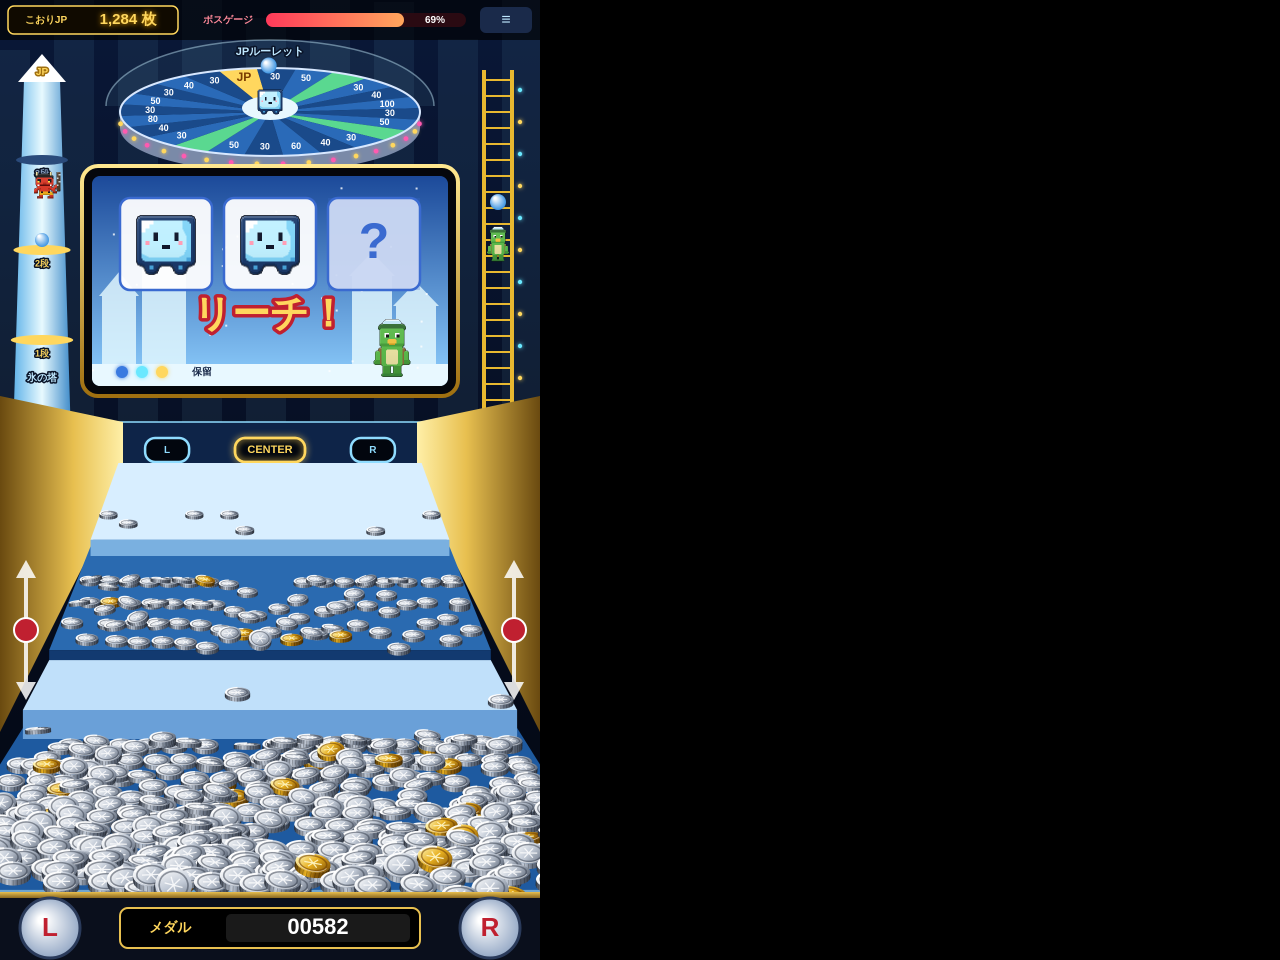
<file: tools/coin-lab.html>
<!doctype html>
<html lang="ja">
<head>
<meta charset="utf-8">
<title>メダルの 物理 (2.5D) の 試作</title>
<style>html,body{margin:0;background:#000}canvas{display:block}</style>
</head>
<body>
<canvas id="c"></canvas>
<script src="../js/coin25d.js"></script>
<script src="../js/art-legacy.js"></script>
<script src="../js/art-boss.js"></script>
<script src="../js/art-new.js"></script>
<script src="../js/pixel-hd.js"></script>
<script src="../js/art.js"></script>
<script>
// 画面イメージ案 (見るだけ)。席に すわった 目線で 見た 大型メダルゲーム。
// 物理は 今の 真上 2D の まま、描く ときだけ 台形 (遠近) に うつす つもりの 絵。
const W = 540, H = 960, DPR = 2;
const SCENE = new URLSearchParams(location.search).get('scene') || 'normal'; // normal / crane
const cv = document.getElementById('c');
cv.width = W * DPR; cv.height = H * DPR; cv.style.width = W + 'px'; cv.style.height = H + 'px';
const g = cv.getContext('2d'); g.scale(DPR, DPR);
const FONT = '"Noto Sans CJK JP", sans-serif';
let seed = 7; const rnd = () => (seed = (seed * 16807) % 2147483647) / 2147483647;
function rr(x, y, w, h, r) { g.beginPath(); g.moveTo(x + r, y); g.arcTo(x + w, y, x + w, y + h, r); g.arcTo(x + w, y + h, x, y + h, r); g.arcTo(x, y + h, x, y, r); g.arcTo(x, y, x + w, y, r); g.closePath(); }
function txt(s, x, y, size, color, opt = {}) {
    g.font = `${opt.bold ? 900 : 700} ${size}px ${FONT}`; g.textAlign = opt.align || 'center'; g.textBaseline = 'middle';
    if (opt.stroke) { g.lineWidth = opt.sw || 4; g.strokeStyle = opt.stroke; g.lineJoin = 'round'; g.strokeText(s, x, y); }
    if (opt.glow) { g.shadowColor = opt.glow; g.shadowBlur = opt.blur || 12; }
    g.fillStyle = color; g.fillText(s, x, y); g.shadowBlur = 0;
}
function led(x, y, r, c, on) { g.fillStyle = on ? c : 'rgba(255,255,255,0.08)'; if (on) { g.shadowColor = c; g.shadowBlur = 8; } g.beginPath(); g.arc(x, y, r, 0, 7); g.fill(); g.shadowBlur = 0; }

// ---------- 遠近 (プッシャー台) ----------
const CX = 270, YB = 486, YF = 892, WF = 700;
const sc = t => 0.42 + 0.58 * t;                       // 奥 → 手前の 大きさ (ひくい 目線で 強めの 遠近)
const py = t => YB + (YF - YB) * (t * 1.7) / (1 + 0.7 * t);
const px = (u, t) => CX + (u - 0.5) * WF * sc(t);
function quad(u0, u1, t0, t1, lift = 0) { g.beginPath(); g.moveTo(px(u0, t0), py(t0) - lift); g.lineTo(px(u1, t0), py(t0) - lift); g.lineTo(px(u1, t1), py(t1) - lift); g.lineTo(px(u0, t1), py(t1) - lift); g.closePath(); }

// メダル (遠近で つぶれた 円・ふち・刻印・厚み)
function medal(x, y, r, squash, gold, tilt = 0) {
    g.save(); g.translate(x, y); g.rotate(tilt);
    const ry = r * squash, th = Math.max(1.5, r * 0.28 * (1 - squash) + 1.5);
    const dark = gold ? '#8a5a10' : '#56606e', mid = gold ? '#e0a820' : '#aab4c2', hi = gold ? '#fff0a0' : '#ffffff';
    // 厚み
    g.fillStyle = dark; g.beginPath(); g.ellipse(0, th, r, ry, 0, 0, 7); g.fill(); g.fillRect(-r, 0, r * 2, th);
    // 面
    const gr = g.createLinearGradient(-r, -ry, r, ry); gr.addColorStop(0, hi); gr.addColorStop(0.45, mid); gr.addColorStop(1, dark);
    g.fillStyle = gr; g.beginPath(); g.ellipse(0, 0, r, ry, 0, 0, 7); g.fill();
    // ふちの 段
    g.strokeStyle = gold ? 'rgba(120,70,0,0.7)' : 'rgba(60,70,85,0.7)'; g.lineWidth = Math.max(0.8, r * 0.1);
    g.beginPath(); g.ellipse(0, 0, r * 0.74, ry * 0.74, 0, 0, 7); g.stroke();
    // 刻印 (雪の 結晶)
    if (r > 5) {
        g.strokeStyle = gold ? 'rgba(255,250,210,0.85)' : 'rgba(255,255,255,0.8)'; g.lineWidth = Math.max(0.7, r * 0.08);
        g.beginPath(); for (let k = 0; k < 3; k++) { const a = k * Math.PI / 3; g.moveTo(-Math.cos(a) * r * 0.48, -Math.sin(a) * ry * 0.48); g.lineTo(Math.cos(a) * r * 0.48, Math.sin(a) * ry * 0.48); } g.stroke();
    }
    // つや
    g.strokeStyle = 'rgba(255,255,255,0.75)'; g.lineWidth = Math.max(0.8, r * 0.12);
    g.beginPath(); g.ellipse(0, 0, r * 0.9, ry * 0.9, 0, Math.PI * 1.05, Math.PI * 1.55); g.stroke();
    g.restore();
}


// ---------- たて画面 ----------
function back() {
    const gr = g.createLinearGradient(0, 0, 0, H); gr.addColorStop(0, '#0a1838'); gr.addColorStop(1, '#03060e');
    g.fillStyle = gr; g.fillRect(0, 0, W, H);
    // 城の 中の 氷の かべ
    g.fillStyle = 'rgba(143,220,255,0.07)';
    for (let i = 0; i < 9; i++) { const x = i * 64 - 10, hh = 120 + (i * 53) % 90; g.fillRect(x, 170 - hh, 40, hh + 260); }
}
// 上の じょうたい
function status() {
    g.fillStyle = 'rgba(0,0,0,0.65)'; g.fillRect(0, 0, W, 40);
    g.fillStyle = '#100a00'; rr(8, 6, 170, 28, 6); g.fill(); g.strokeStyle = '#ffd75e'; g.lineWidth = 1.5; rr(8, 6, 170, 28, 6); g.stroke();
    txt('こおりJP', 46, 20, 10, '#ffd75e', { bold: 1 }); txt('1,284 枚', 128, 20, 15, '#ffd75e', { bold: 1, glow: '#ffb000' });
    txt('ボスゲージ', 228, 20, 10, '#ff8a9a', { bold: 1 });
    g.fillStyle = '#2a0a12'; rr(266, 13, 200, 14, 7); g.fill();
    const bg = g.createLinearGradient(266, 0, 466, 0); bg.addColorStop(0, '#ff3a5a'); bg.addColorStop(1, '#ffd75e');
    g.fillStyle = bg; rr(266, 13, 138, 14, 7); g.fill();
    txt('69%', 435, 20, 10, '#ffffff', { bold: 1 });
    g.fillStyle = '#1a2a4a'; rr(480, 7, 52, 26, 6); g.fill(); txt('≡', 506, 20, 16, '#bfe8ff', { bold: 1 });
}
// JP ルーレット (いちばん 上)
function roulette() {
    const cx = 270, cy = 112, rx = 150, ry = 44, th = 16;
    const pockets = ['JP', 30, 50, 'A', 30, 40, 100, 30, 50, 'A', 30, 40, 60, 30, 50, 'A', 30, 40, 80, 30, 50, 30, 40, 30];
    g.fillStyle = 'rgba(143,220,255,0.08)'; g.beginPath(); g.ellipse(cx, cy - 6, rx + 14, 66, 0, Math.PI, 0); g.fill();
    g.strokeStyle = 'rgba(200,240,255,0.45)'; g.lineWidth = 1.5; g.beginPath(); g.ellipse(cx, cy - 6, rx + 14, 66, 0, Math.PI, 0); g.stroke();
    g.fillStyle = '#7a8aa8'; g.beginPath(); g.ellipse(cx, cy + th, rx, ry, 0, 0, Math.PI); g.lineTo(cx - rx, cy); g.ellipse(cx, cy, rx, ry, 0, Math.PI, 0, true); g.closePath(); g.fill();
    for (let i = 0; i < 18; i++) { const a = Math.PI * (i + 0.5) / 18; led(cx + Math.cos(a) * rx, cy + Math.sin(a) * ry + th / 2, 2.4, i % 2 ? '#ffd75e' : '#ff5ab0', true); }
    const off = -Math.PI / 2 - 0.35;
    pockets.forEach((p, i) => {
        const a0 = off + i * Math.PI * 2 / 24, a1 = a0 + Math.PI * 2 / 24;
        g.fillStyle = p === 'JP' ? '#ffd75e' : p === 'A' ? '#5ad890' : i % 2 ? '#1a4a8a' : '#2a6ab8';
        g.beginPath(); g.moveTo(cx, cy); for (let k = 0; k <= 6; k++) { const a = a0 + (a1 - a0) * k / 6; g.lineTo(cx + Math.cos(a) * rx, cy + Math.sin(a) * ry); } g.closePath(); g.fill();
        const am = (a0 + a1) / 2;
        if (p !== 'A') txt(String(p), cx + Math.cos(am) * rx * 0.8, cy + Math.sin(am) * ry * 0.8, p === 'JP' ? 12 : 9, p === 'JP' ? '#7a3a00' : '#ffffff', { bold: 1 });
    });
    g.strokeStyle = '#d8e8ff'; g.lineWidth = 2; g.beginPath(); g.ellipse(cx, cy, rx, ry, 0, 0, 7); g.stroke();
    g.fillStyle = '#e8f8ff'; g.beginPath(); g.ellipse(cx, cy - 4, 28, 12, 0, 0, 7); g.fill();
    Art.draw(g, 'koori', cx, cy + 4, { height: 28 });
    const ba = off + 1.3 * Math.PI * 2 / 24, bx = cx + Math.cos(ba) * rx * 0.92, by = cy + Math.sin(ba) * ry * 0.92 - 6;
    const b2 = g.createRadialGradient(bx - 3, by - 3, 1, bx, by, 9); b2.addColorStop(0, '#fff'); b2.addColorStop(1, '#2a8ae0');
    g.fillStyle = b2; g.beginPath(); g.arc(bx, by, 8, 0, 7); g.fill();
    txt('JPルーレット', cx, 52, 11, '#bfe8ff', { bold: 1, stroke: '#0a1428', sw: 3 });
}
// 氷の 塔 (左の 柱) と ボールリフト (右の 柱)
function pillars() {
    // 左: 氷の 塔
    const cx = 42, y0 = 60, y1 = 470;
    const gr = g.createLinearGradient(cx - 30, 0, cx + 30, 0); gr.addColorStop(0, '#5ab0e8'); gr.addColorStop(0.5, '#e8faff'); gr.addColorStop(1, '#3a88c8');
    g.fillStyle = gr; g.beginPath(); g.moveTo(cx - 18, y0 + 20); g.lineTo(cx + 18, y0 + 20); g.lineTo(cx + 30, y1); g.lineTo(cx - 30, y1); g.closePath(); g.fill();
    g.fillStyle = '#fff'; g.beginPath(); g.moveTo(cx - 24, y0 + 22); g.lineTo(cx, y0 - 6); g.lineTo(cx + 24, y0 + 22); g.fill();
    txt('JP', cx, y0 + 12, 10, '#ffd75e', { bold: 1, stroke: '#a07010', sw: 3 });
    [[1, 340, true], [2, 250, true], [3, 160, false]].forEach(([n, y, on]) => {
        const hw = 18 + (y - y0) / (y1 - y0) * 12 + 5;
        g.fillStyle = on ? '#ffd75e' : '#2a4a7a'; g.beginPath(); g.ellipse(cx, y, hw, 5, 0, 0, 7); g.fill();
        txt(`${n}段`, cx, y + 14, 9, on ? '#ffd75e' : '#8aa0c0', { bold: 1, stroke: '#0a1428', sw: 3 });
    });
    const bg = g.createRadialGradient(cx - 3, 236, 1, cx, 240, 8); bg.addColorStop(0, '#fff'); bg.addColorStop(1, '#2a8ae0');
    g.fillStyle = bg; g.beginPath(); g.arc(cx, 240, 7, 0, 7); g.fill();
    Art.draw(g, 'onioni', cx + 6, 200, { height: 28 });
    // 右: 金の ボールリフト (はしご)
    const rx = 498;
    g.strokeStyle = '#e8b830'; g.lineWidth = 4; g.beginPath(); g.moveTo(rx - 14, 70); g.lineTo(rx - 14, 470); g.moveTo(rx + 14, 70); g.lineTo(rx + 14, 470); g.stroke();
    g.lineWidth = 2; for (let y = 80; y < 470; y += 16) { g.beginPath(); g.moveTo(rx - 14, y); g.lineTo(rx + 14, y); g.stroke(); }
    for (let i = 0; i < 12; i++) led(rx + 22, 90 + i * 32, 2.2, i % 2 ? '#ffd75e' : '#6ae8ff', true);
    const b3 = g.createRadialGradient(rx - 3, 198, 1, rx, 202, 9); b3.addColorStop(0, '#fff'); b3.addColorStop(1, '#2a8ae0');
    g.fillStyle = b3; g.beginPath(); g.arc(rx, 202, 8, 0, 7); g.fill();
    Art.draw(g, 'okagappa', rx, 262, { height: 36 });
    txt('氷の塔', cx, 378, 10, '#bfe8ff', { bold: 1, stroke: '#0a1428', sw: 3 });
}
// 液晶 (まんなか)
function monitor() {
    const x = 92, y = 176, w = 356, h = 210;
    g.fillStyle = '#05070c'; rr(x - 10, y - 10, w + 20, h + 20, 16); g.fill();
    const fr = g.createLinearGradient(0, y - 10, 0, y + h + 10); fr.addColorStop(0, '#ffe890'); fr.addColorStop(1, '#a07010');
    g.strokeStyle = fr; g.lineWidth = 4; rr(x - 10, y - 10, w + 20, h + 20, 16); g.stroke();
    g.save(); rr(x, y, w, h, 8); g.clip();
    const sky = g.createLinearGradient(0, y, 0, y + h); sky.addColorStop(0, '#1c4a9a'); sky.addColorStop(1, '#8fd0ff');
    g.fillStyle = sky; g.fillRect(x, y, w, h);
    g.fillStyle = 'rgba(230,250,255,0.8)';
    for (const [bx, bw, bh] of [[x + 10, 34, 90], [x + 50, 44, 130], [x + 260, 40, 110], [x + 304, 40, 80]]) { g.fillRect(bx, y + h - bh, bw, bh); g.beginPath(); g.moveTo(bx - 3, y + h - bh); g.lineTo(bx + bw / 2, y + h - bh - 24); g.lineTo(bx + bw + 3, y + h - bh); g.fill(); }
    g.fillStyle = '#e8f8ff'; g.fillRect(x, y + h - 22, w, 22);
    g.fillStyle = 'rgba(255,255,255,0.8)'; for (let i = 0; i < 30; i++) g.fillRect(x + rnd() * w, y + rnd() * h, 2, 2);
    for (let i = 0; i < 3; i++) {
        const rx = x + 28 + i * 104, ry = y + 22, rw = 92, rh = 92;
        g.fillStyle = 'rgba(255,255,255,0.94)'; rr(rx, ry, rw, rh, 10); g.fill();
        g.strokeStyle = '#3a6ad0'; g.lineWidth = 2.5; rr(rx, ry, rw, rh, 10); g.stroke();
        if (i < 2) Art.draw(g, 'koori', rx + rw / 2, ry + rh - 12, { height: 66 });
        else { g.fillStyle = 'rgba(58,106,208,0.25)'; g.fillRect(rx, ry, rw, rh); txt('?', rx + rw / 2, ry + rh / 2, 50, '#3a6ad0', { bold: 1 }); }
    }
    if (SCENE === 'crane') {
        g.fillStyle = 'rgba(10,20,50,0.85)'; g.fillRect(x, y, w, h);
        Art.draw(g, 'kongouki', x + 70, y + 200, { height: 100 });
        g.strokeStyle = '#ff3a3a'; g.lineWidth = 8; g.beginPath(); g.moveTo(x + 28, y + 110); g.lineTo(x + 112, y + 194); g.moveTo(x + 112, y + 110); g.lineTo(x + 28, y + 194); g.stroke();
        txt('げきは！', x + w / 2, y + 40, 40, '#ffd75e', { bold: 1, stroke: '#c02030', sw: 7 });
        txt('金剛鬼を たおした！', x + w / 2, y + 84, 16, '#ffffff', { bold: 1, stroke: '#0a1428', sw: 4 });
        txt('ビックボスメダルタワー', x + 262, y + 140, 14, '#ffd75e', { bold: 1, stroke: '#0a1428', sw: 4 });
        txt('とうちゃく！', x + 262, y + 168, 22, '#ffd75e', { bold: 1, stroke: '#0a1428', sw: 5 });
        g.restore(); return;
    }
    txt('リーチ！', x + w / 2, y + 140, 38, '#ffd75e', { bold: 1, stroke: '#c02030', sw: 7 });
    Art.draw(g, 'okagappa', x + 300, y + h - 8, { height: 60 });
    ['#3a7ae0', '#6ae8ff', '#ffd75e'].forEach((c, i) => led(x + 30 + i * 20, y + h - 14, 6, c, true));
    txt('保留', x + 100, y + h - 14, 10, '#1a2a4a', { align: 'left', bold: 1 });
    g.restore();
}
// うしろの かべ (チャッカー) と 左右の 金の かべ
function backWall() {
    const wy = py(0);
    g.fillStyle = '#0e2448'; g.beginPath(); g.moveTo(px(0, 0) - 10, wy - 64); g.lineTo(px(1, 0) + 10, wy - 64); g.lineTo(px(1, 0), wy); g.lineTo(px(0, 0), wy); g.closePath(); g.fill();
    g.strokeStyle = '#8fdcff'; g.lineWidth = 1.5; g.beginPath(); g.moveTo(px(0, 0) - 10, wy - 64); g.lineTo(px(1, 0) + 10, wy - 64); g.stroke();
    [['L', 0.15, '#8fdcff'], ['CENTER', 0.5, '#ffd75e'], ['R', 0.85, '#8fdcff']].forEach(([n, u, c]) => {
        const x = px(u, 0), big = n === 'CENTER';
        const w = big ? 70 : 44;
        g.fillStyle = '#02060e'; rr(x - w / 2, wy - 48, w, 24, 10); g.fill(); g.strokeStyle = c; g.lineWidth = 2.5; rr(x - w / 2, wy - 48, w, 24, 10); g.stroke();
        if (big) { g.shadowColor = c; g.shadowBlur = 14; g.stroke(); g.shadowBlur = 0; }
        txt(n, x, wy - 36, big ? 11 : 10, c, { bold: 1 });
        g.fillStyle = c; g.beginPath(); g.moveTo(x - 6, wy - 18); g.lineTo(x + 6, wy - 18); g.lineTo(x, wy - 10); g.fill();
    });
}
function sideWalls() {
    for (const s of [-1, 1]) {
        const u = s < 0 ? 0 : 1, xe = s < 0 ? 0 : W;
        const gr = g.createLinearGradient(s < 0 ? 0 : W, 0, px(u, 0), 0); gr.addColorStop(0, '#6a4a10'); gr.addColorStop(0.6, '#e8c050'); gr.addColorStop(1, '#fff0a8');
        g.fillStyle = gr; g.beginPath(); g.moveTo(px(u, 0), py(0) - 64); g.lineTo(px(u, 0), py(0)); g.lineTo(px(u, 1), py(1)); g.lineTo(xe, py(1)); g.lineTo(xe, py(0) - 90); g.closePath(); g.fill();
        // ねらいの やじるし (L / R レーン)
        const ax = s < 0 ? 26 : W - 26;
        g.fillStyle = 'rgba(255,255,255,0.85)'; g.beginPath(); g.moveTo(ax, 560); g.lineTo(ax - 10, 578); g.lineTo(ax + 10, 578); g.fill();
        g.beginPath(); g.moveTo(ax, 700); g.lineTo(ax - 10, 682); g.lineTo(ax + 10, 682); g.fill();
        g.fillRect(ax - 2, 578, 4, 104);
        g.fillStyle = '#c02030'; g.beginPath(); g.arc(ax, 630, 12, 0, 7); g.fill(); g.strokeStyle = '#fff'; g.lineWidth = 2; g.stroke();
        for (let i = 0; i < 10; i++) { const t = i / 9; led(px(u, t) - s * 8, py(t) - 6, 2.4, ['#ff5ab0', '#ffd75e', '#6ae8ff'][i % 3], i % 2 === 0); }
    }
}
// プッシャー台

// ================= メダルの 物理 (2.5D) を 遠近で 描く =================
const Q = new URLSearchParams(location.search);
const sim = Coin25D.create({ seed: Number(Q.get('seed') || 5) });
const SP = sim.P, ZK = 0.95;
const tOf = y => Math.max(0, (y + 10) / (SP.LE + 10));
const sOf = t => WF * sc(t) / SP.FW;                 // 1 単位 → 画面の px
function P3(x, y, z) { const t = tOf(y); return [px(x / SP.FW, t), py(t) - z * sOf(t) * ZK]; }
function poly(pts, fill) { g.beginPath(); pts.forEach(([x, y], i) => i ? g.lineTo(x, y) : g.moveTo(x, y)); g.closePath(); g.fillStyle = fill; g.fill(); }
const top3 = (y0, y1, z) => [P3(0, y0, z), P3(SP.FW, y0, z), P3(SP.FW, y1, z), P3(0, y1, z)];
const face3 = (y, z0, z1) => [P3(0, y, z1), P3(SP.FW, y, z1), P3(SP.FW, y, z0), P3(0, y, z0)];

// 立体の メダル (厚み・ふちの ぎざぎざ・刻印・かたむき)
function coin3d(c) {
    const t = tOf(c.y), s = sOf(t);
    const [x, y] = P3(c.x, c.y, c.z);
    const r = SP.R * s, th = SP.T * s * ZK + 0.6;
    let k = 0.30 + 0.24 * t + c.ty * 0.9, rot = c.tx * 0.75;
    if (!c.on) { k = 0.3 + Math.abs(Math.sin(c.spin)) * 0.6; rot += Math.sin(c.spin * 0.7) * 0.4; }
    k = Math.max(0.1, Math.min(0.95, k));
    const ry = r * k, gold = c.kind === 'gold';
    const C0 = gold ? ['#fff3b0', '#e8b020', '#8a5a08', '#5a3a04'] : ['#ffffff', '#c4ccd8', '#6a7484', '#3a4250'];
    g.save(); g.translate(x, y); g.rotate(rot);
    // 側面 (厚み)
    const sg = g.createLinearGradient(-r, 0, r, 0); sg.addColorStop(0, C0[3]); sg.addColorStop(0.35, C0[1]); sg.addColorStop(0.6, C0[2]); sg.addColorStop(1, C0[3]);
    g.fillStyle = sg; g.beginPath(); g.ellipse(0, 0, r, ry, 0, 0, Math.PI); g.lineTo(-r, -th); g.ellipse(0, -th, r, ry, 0, Math.PI, 0, true); g.closePath(); g.fill();
    if (r > 6) {   // ふちの ぎざぎざ
        g.strokeStyle = 'rgba(0,0,0,0.28)'; g.lineWidth = 0.8; g.beginPath();
        for (let i = -6; i <= 6; i++) { const xx = r * Math.sin(i * 0.24), yy = ry * Math.sqrt(Math.max(0, 1 - (xx / r) ** 2)); g.moveTo(xx, yy - th); g.lineTo(xx, yy); }
        g.stroke();
    }
    // 面
    const fg = g.createLinearGradient(-r * 0.7, -th - ry, r * 0.7, -th + ry); fg.addColorStop(0, C0[0]); fg.addColorStop(0.5, C0[1]); fg.addColorStop(1, C0[2]);
    g.fillStyle = fg; g.beginPath(); g.ellipse(0, -th, r, ry, 0, 0, 7); g.fill();
    // ふちの 段 (内がわ)
    g.strokeStyle = gold ? 'rgba(110,60,0,0.55)' : 'rgba(50,58,72,0.5)'; g.lineWidth = Math.max(0.8, r * 0.09);
    g.beginPath(); g.ellipse(0, -th, r * 0.78, ry * 0.78, 0, 0, 7); g.stroke();
    g.strokeStyle = 'rgba(255,255,255,0.55)'; g.lineWidth = Math.max(0.6, r * 0.05);
    g.beginPath(); g.ellipse(0, -th + ry * 0.04, r * 0.84, ry * 0.84, 0, Math.PI * 0.1, Math.PI * 0.9); g.stroke();
    // 刻印 (雪の 結晶)
    if (r > 7) {
        g.strokeStyle = gold ? 'rgba(255,248,200,0.9)' : 'rgba(255,255,255,0.85)'; g.lineWidth = Math.max(0.7, r * 0.07);
        g.beginPath(); for (let i = 0; i < 3; i++) { const a = i * Math.PI / 3; g.moveTo(-Math.cos(a) * r * 0.5, -th - Math.sin(a) * ry * 0.5); g.lineTo(Math.cos(a) * r * 0.5, -th + Math.sin(a) * ry * 0.5); } g.stroke();
    }
    // つや
    g.strokeStyle = 'rgba(255,255,255,0.9)'; g.lineWidth = Math.max(1, r * 0.11);
    g.beginPath(); g.ellipse(0, -th, r * 0.94, ry * 0.94, 0, Math.PI * 1.1, Math.PI * 1.5); g.stroke();
    g.restore();
}

function simField() {
    const pu = sim.pushers.upper, pl = sim.pushers.lower, hU = SP.pushU.h, hL = SP.pushL.h;
    poly(top3(SP.UE, SP.LE, 0), '#1e5aa0');                                       // 下段の 台
    const fr = top3(SP.LE - 4, SP.LE, 0); poly(fr, 'rgba(191,240,255,0.5)');       // 手前の はし
    poly(top3(0, SP.UE, SP.HU), '#2a6ab0');                                        // 上段の 台
    poly(top3(0, pu.y, SP.HU + hU), '#d8eeff'); poly(face3(pu.y, SP.HU, SP.HU + hU), '#7ab0e0');   // 上段の プッシャー
    poly(face3(SP.UE, 0, SP.HU), '#123a70');                                       // 上段の 前の かべ
    poly(top3(SP.UE, pl.y, hL), '#c0e0fa'); poly(face3(pl.y, 0, hL), '#6aa0d8');   // 下段の プッシャー
    const list = sim.coins.slice().sort((a, b) => (a.y + a.z * 1.2) - (b.y + b.z * 1.2));
    for (const c of list) coin3d(c);
}

let credit = Number(Q.get('medals') || 499), last = 0, frame = 0;
const auto = Q.get('auto') !== null;
function scene() {
    seed = 7;
    back(); status(); pillars(); roulette(); monitor(); backWall(); sideWalls(); simField(); bottom();
}

function bottom() {
    g.fillStyle = '#0a0f1c'; g.fillRect(0, 892, W, H - 892);
    const fr = g.createLinearGradient(0, 892, 0, 900); fr.addColorStop(0, '#e8c050'); fr.addColorStop(1, '#6a4a10'); g.fillStyle = fr; g.fillRect(0, 892, W, 6);
    for (const [x, l] of [[50, 'L'], [490, 'R']]) {
        const gr = g.createRadialGradient(x - 8, 920, 4, x, 928, 34); gr.addColorStop(0, '#ffffff'); gr.addColorStop(1, '#8aa0c0');
        g.fillStyle = gr; g.beginPath(); g.arc(x, 928, 30, 0, 7); g.fill(); g.strokeStyle = '#2a3a5a'; g.lineWidth = 3; g.stroke();
        txt(l, x, 929, 26, '#c02030', { bold: 1 });
    }
    g.fillStyle = '#000'; rr(120, 908, 300, 40, 8); g.fill(); g.strokeStyle = '#e8c050'; g.lineWidth = 2; rr(120, 908, 300, 40, 8); g.stroke();
    txt('メダル', 170, 928, 14, '#ffd75e', { bold: 1 });
    g.fillStyle = '#1a1a1a'; rr(226, 914, 184, 28, 5); g.fill();
    txt(String(credit).padStart(5, '0'), 318, 928, 22, '#ffffff', { bold: 1 });
}

// 入れる: 台の 上を タップ
cv.addEventListener('pointerdown', e => {
    const b = cv.getBoundingClientRect(), mx = (e.clientX - b.left) * W / b.width;
    const t = tOf(sim.pushers.upper.y + 20), x = ((mx - CX) / (WF * sc(t)) + 0.5) * SP.FW;
    if (credit > 0) { credit--; sim.insert(x); }
});
sim.fill(Number(Q.get('up') || 170), Number(Q.get('low') || 520));
const pre = Number(Q.get('pre') || 0);
for (let i = 0; i < pre; i++) { if (auto && i % 12 === 0) sim.insert(SP.FW / 2 + (Math.sin(i) * 120)); sim.step(); }
credit += sim.take().pay;
if (Q.get('tower')) { for (const c of sim.coins.slice()) if (!c.level && Math.hypot(c.x - SP.FW / 2, c.y - 300) < SP.R * 2.2) c.gone = true; sim.coins.splice(0, sim.coins.length, ...sim.coins.filter(c => !c.gone)); sim.tower(SP.FW / 2, 300, 34); for (let i = 0; i < Number(Q.get('after') || 3); i++) sim.step(); }
function loop(ts) {
    const dt = Math.min(50, ts - (last || ts)); last = ts;
    if (auto && frame++ % 12 === 0 && credit > 0) { credit--; sim.insert(SP.FW / 2 + Math.sin(frame) * 120); }
    sim.step(dt || 16.7); credit += sim.take().pay;
    scene();
    requestAnimationFrame(loop);
}
scene();
if (Q.get('still') === null) requestAnimationFrame(loop);
document.title = 'ready';
</script>
</body>
</html>
</file>
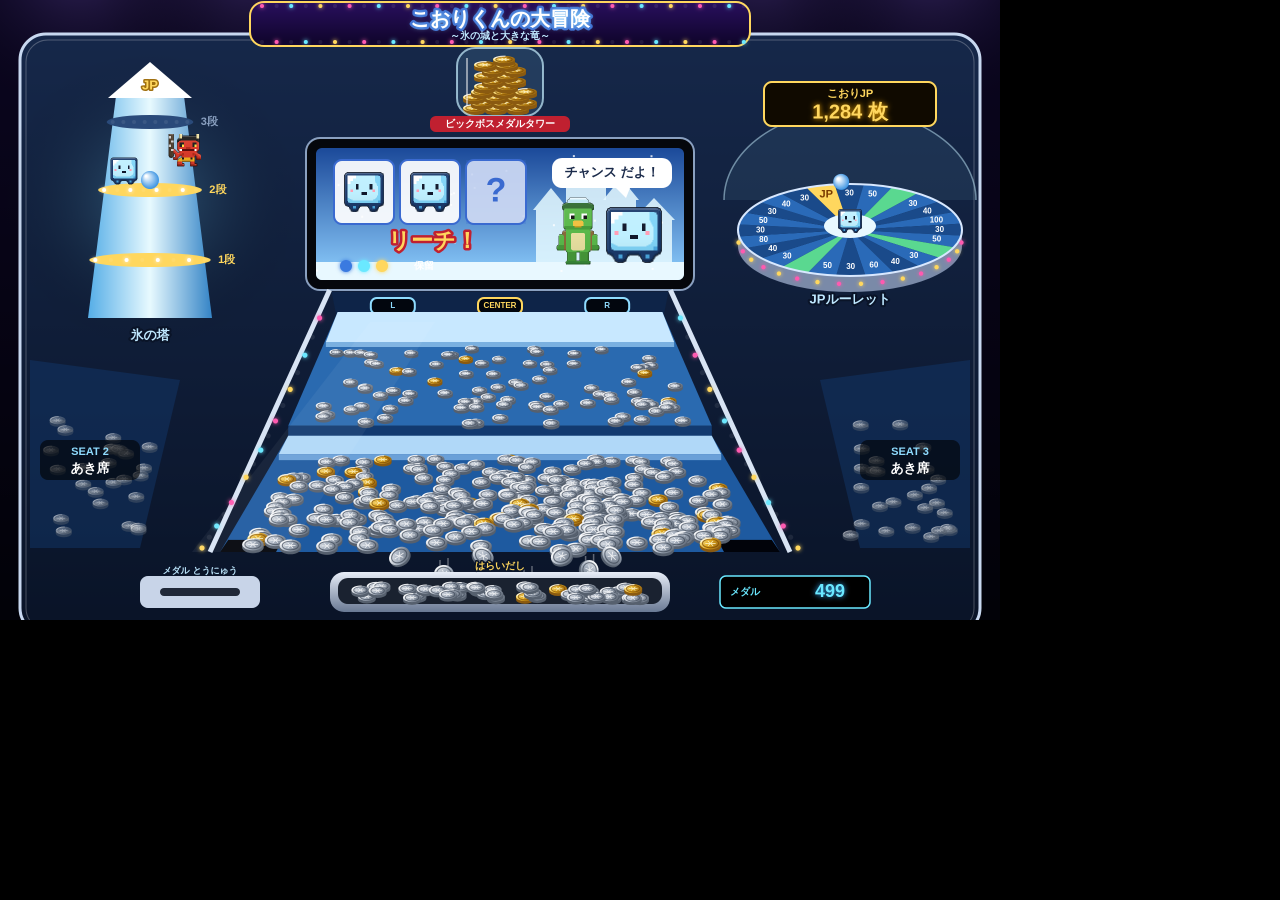
<file: tools/mock-arcade.html>
<!doctype html>
<html lang="ja">
<head>
<meta charset="utf-8">
<title>画面イメージ案: ゲーセンの 大型機ふう</title>
<style>html,body{margin:0;background:#000}canvas{display:block}</style>
</head>
<body>
<canvas id="c"></canvas>
<script src="../js/art-legacy.js"></script>
<script src="../js/art-boss.js"></script>
<script src="../js/art-new.js"></script>
<script src="../js/pixel-hd.js"></script>
<script src="../js/art.js"></script>
<script>
// 画面イメージ案 (見るだけ)。席に すわった 目線で 見た 大型メダルゲーム。
// 物理は 今の 真上 2D の まま、描く ときだけ 台形 (遠近) に うつす つもりの 絵。
const W = 1000, H = 620, DPR = 2;
const cv = document.getElementById('c');
cv.width = W * DPR; cv.height = H * DPR; cv.style.width = W + 'px'; cv.style.height = H + 'px';
const g = cv.getContext('2d'); g.scale(DPR, DPR);
const FONT = '"Noto Sans CJK JP", sans-serif';
let seed = 7; const rnd = () => (seed = (seed * 16807) % 2147483647) / 2147483647;
function rr(x, y, w, h, r) { g.beginPath(); g.moveTo(x + r, y); g.arcTo(x + w, y, x + w, y + h, r); g.arcTo(x + w, y + h, x, y + h, r); g.arcTo(x, y + h, x, y, r); g.arcTo(x, y, x + w, y, r); g.closePath(); }
function txt(s, x, y, size, color, opt = {}) {
    g.font = `${opt.bold ? 900 : 700} ${size}px ${FONT}`; g.textAlign = opt.align || 'center'; g.textBaseline = 'middle';
    if (opt.stroke) { g.lineWidth = opt.sw || 4; g.strokeStyle = opt.stroke; g.lineJoin = 'round'; g.strokeText(s, x, y); }
    if (opt.glow) { g.shadowColor = opt.glow; g.shadowBlur = opt.blur || 12; }
    g.fillStyle = color; g.fillText(s, x, y); g.shadowBlur = 0;
}
function led(x, y, r, c, on) { g.fillStyle = on ? c : 'rgba(255,255,255,0.08)'; if (on) { g.shadowColor = c; g.shadowBlur = 8; } g.beginPath(); g.arc(x, y, r, 0, 7); g.fill(); g.shadowBlur = 0; }

// ---------- 遠近 (プッシャー台) ----------
const CX = 500, YB = 322, YF = 552, WF = 560;
const sc = t => 0.58 + 0.42 * t;                       // 奥 → 手前の 大きさ
const py = t => YB + (YF - YB) * (t * 1.35) / (1 + 0.35 * t);
const px = (u, t) => CX + (u - 0.5) * WF * sc(t);
function quad(u0, u1, t0, t1, lift = 0) { g.beginPath(); g.moveTo(px(u0, t0), py(t0) - lift); g.lineTo(px(u1, t0), py(t0) - lift); g.lineTo(px(u1, t1), py(t1) - lift); g.lineTo(px(u0, t1), py(t1) - lift); g.closePath(); }

// メダル (遠近で つぶれた 円・ふち・刻印・厚み)
function medal(x, y, r, squash, gold, tilt = 0) {
    g.save(); g.translate(x, y); g.rotate(tilt);
    const ry = r * squash, th = Math.max(1.5, r * 0.28 * (1 - squash) + 1.5);
    const dark = gold ? '#8a5a10' : '#56606e', mid = gold ? '#e0a820' : '#aab4c2', hi = gold ? '#fff0a0' : '#ffffff';
    // 厚み
    g.fillStyle = dark; g.beginPath(); g.ellipse(0, th, r, ry, 0, 0, 7); g.fill(); g.fillRect(-r, 0, r * 2, th);
    // 面
    const gr = g.createLinearGradient(-r, -ry, r, ry); gr.addColorStop(0, hi); gr.addColorStop(0.45, mid); gr.addColorStop(1, dark);
    g.fillStyle = gr; g.beginPath(); g.ellipse(0, 0, r, ry, 0, 0, 7); g.fill();
    // ふちの 段
    g.strokeStyle = gold ? 'rgba(120,70,0,0.7)' : 'rgba(60,70,85,0.7)'; g.lineWidth = Math.max(0.8, r * 0.1);
    g.beginPath(); g.ellipse(0, 0, r * 0.74, ry * 0.74, 0, 0, 7); g.stroke();
    // 刻印 (雪の 結晶)
    if (r > 5) {
        g.strokeStyle = gold ? 'rgba(255,250,210,0.85)' : 'rgba(255,255,255,0.8)'; g.lineWidth = Math.max(0.7, r * 0.08);
        g.beginPath(); for (let k = 0; k < 3; k++) { const a = k * Math.PI / 3; g.moveTo(-Math.cos(a) * r * 0.48, -Math.sin(a) * ry * 0.48); g.lineTo(Math.cos(a) * r * 0.48, Math.sin(a) * ry * 0.48); } g.stroke();
    }
    // つや
    g.strokeStyle = 'rgba(255,255,255,0.75)'; g.lineWidth = Math.max(0.8, r * 0.12);
    g.beginPath(); g.ellipse(0, 0, r * 0.9, ry * 0.9, 0, Math.PI * 1.05, Math.PI * 1.55); g.stroke();
    g.restore();
}

// ---------- 背景 (お店の 中) ----------
function back() {
    const gr = g.createLinearGradient(0, 0, 0, H); gr.addColorStop(0, '#0b0620'); gr.addColorStop(1, '#020208');
    g.fillStyle = gr; g.fillRect(0, 0, W, H);
    // 天井の あかり
    for (let i = 0; i < 6; i++) { const x = 80 + i * 170; const rg = g.createRadialGradient(x, -40, 4, x, -40, 160); rg.addColorStop(0, 'rgba(160,120,255,0.25)'); rg.addColorStop(1, 'rgba(0,0,0,0)'); g.fillStyle = rg; g.fillRect(x - 160, 0, 320, 200); }
    // 筐体の 本体 (メッキの わく)
    const body = g.createLinearGradient(0, 30, 0, H); body.addColorStop(0, '#16284a'); body.addColorStop(1, '#0a1428');
    g.fillStyle = body; rr(20, 34, 960, 600, 26); g.fill();
    g.strokeStyle = '#c8d8f0'; g.lineWidth = 3; rr(20, 34, 960, 600, 26); g.stroke();
    g.strokeStyle = 'rgba(255,255,255,0.25)'; g.lineWidth = 1; rr(26, 40, 948, 590, 22); g.stroke();
}

// ---------- 上の 看板 ----------
function marquee() {
    const gr = g.createLinearGradient(0, 0, 0, 40); gr.addColorStop(0, '#2a1060'); gr.addColorStop(1, '#120630');
    g.fillStyle = gr; rr(250, 2, 500, 44, 14); g.fill();
    g.strokeStyle = '#ffd75e'; g.lineWidth = 2; rr(250, 2, 500, 44, 14); g.stroke();
    for (let i = 0; i < 34; i++) led(262 + i * 14.6, 6, 2, ['#ff5ab0', '#ffd75e', '#6ae8ff'][i % 3], i % 2 === 0);
    for (let i = 0; i < 34; i++) led(262 + i * 14.6, 42, 2, ['#6ae8ff', '#ff5ab0', '#ffd75e'][i % 3], i % 2 === 1);
    txt('こおりくんの大冒険', 500, 20, 20, '#ffffff', { bold: 1, stroke: '#3a6ad0', sw: 5, glow: '#8fdcff' });
    txt('～氷の城と大きな竜～', 500, 36, 10, '#bfe8ff');
}

// ---------- ビックボスメダルタワー (まんなか・モニターの 上) ----------
function bigTower() {
    const cx = 500, y0 = 52, y1 = 112, w = 70;
    // ガラスの つつ
    g.fillStyle = 'rgba(143,220,255,0.12)'; rr(cx - w / 2 - 8, y0 - 4, w + 16, y1 - y0 + 8, 18); g.fill();
    // 金の メダルの 山 (つみかさね)
    for (let k = 0; k < 10; k++) {
        const y = y1 - 4 - k * 5.4, n = k < 4 ? 3 : k < 9 ? 2 : 1;
        for (let i = 0; i < n; i++) medal(cx + (i - (n - 1) / 2) * 22 + (k % 2 ? 4 : -4), y, 11, 0.32, true);
    }
    g.strokeStyle = 'rgba(200,240,255,0.7)'; g.lineWidth = 2; rr(cx - w / 2 - 8, y0 - 4, w + 16, y1 - y0 + 8, 18); g.stroke();
    g.strokeStyle = 'rgba(255,255,255,0.5)'; g.beginPath(); g.moveTo(cx - w / 2 + 2, y0 + 6); g.lineTo(cx - w / 2 + 2, y1 - 6); g.stroke();
    // 台座と 名前
    g.fillStyle = '#c02030'; rr(cx - 70, y1 + 4, 140, 16, 6); g.fill();
    txt('ビックボスメダルタワー', cx, y1 + 12, 10, '#fff', { bold: 1 });
}

// ---------- 大きな モニター (通常時の キャラ画面) ----------
function monitor() {
    const x = 316, y = 148, w = 368, h = 132;
    g.fillStyle = '#05070c'; rr(x - 10, y - 10, w + 20, h + 20, 14); g.fill();
    g.strokeStyle = '#8aa0c0'; g.lineWidth = 2; rr(x - 10, y - 10, w + 20, h + 20, 14); g.stroke();
    g.save(); rr(x, y, w, h, 6); g.clip();
    const sky = g.createLinearGradient(0, y, 0, y + h); sky.addColorStop(0, '#1c4a9a'); sky.addColorStop(1, '#8fd0ff');
    g.fillStyle = sky; g.fillRect(x, y, w, h);
    // 氷の 城
    g.fillStyle = 'rgba(230,250,255,0.85)';
    for (const [bx, bw, bh] of [[x + 220, 30, 70], [x + 250, 40, 100], [x + 290, 30, 80], [x + 320, 36, 60]]) { g.fillRect(bx, y + h - bh, bw, bh); g.beginPath(); g.moveTo(bx - 3, y + h - bh); g.lineTo(bx + bw / 2, y + h - bh - 22); g.lineTo(bx + bw + 3, y + h - bh); g.fill(); }
    g.fillStyle = '#e8f8ff'; g.fillRect(x, y + h - 18, w, 18);
    // 雪
    g.fillStyle = 'rgba(255,255,255,0.8)'; for (let i = 0; i < 30; i++) g.fillRect(x + rnd() * w, y + rnd() * h, 2, 2);
    // リール (3 つ)
    for (let i = 0; i < 3; i++) {
        const rx = x + 18 + i * 66, ry = y + 12, rw = 60, rh = 64;
        g.fillStyle = 'rgba(255,255,255,0.92)'; rr(rx, ry, rw, rh, 8); g.fill();
        g.strokeStyle = '#3a6ad0'; g.lineWidth = 2; rr(rx, ry, rw, rh, 8); g.stroke();
        if (i === 0) Art.draw(g, 'koori', rx + rw / 2, ry + rh - 10, { height: 44 });
        if (i === 1) Art.draw(g, 'koori', rx + rw / 2, ry + rh - 10, { height: 44 });
        if (i === 2) { g.fillStyle = 'rgba(58,106,208,0.25)'; g.fillRect(rx, ry, rw, rh); txt('?', rx + rw / 2, ry + rh / 2, 34, '#3a6ad0', { bold: 1 }); }
    }
    // リーチ
    txt('リーチ！', x + 117, y + 94, 22, '#ffd75e', { bold: 1, stroke: '#c02030', sw: 5 });
    // 保留
    ['#3a7ae0', '#6ae8ff', '#ffd75e'].forEach((c, i) => led(x + 30 + i * 18, y + 118, 6, c, true));
    txt('保留', x + 98, y + 118, 10, '#ffffff', { align: 'left' });
    // キャラ
    Art.draw(g, 'okagappa', x + 262, y + h - 14, { height: 70 });
    Art.draw(g, 'koori', x + 318, y + h - 14, { height: 62 });
    g.fillStyle = '#ffffff'; rr(x + 236, y + 10, 120, 30, 10); g.fill();
    g.beginPath(); g.moveTo(x + 300, y + 40); g.lineTo(x + 310, y + 50); g.lineTo(x + 314, y + 40); g.fill();
    txt('チャンス だよ！', x + 296, y + 25, 13, '#1a2a4a', { bold: 1 });
    g.restore();
}

// ---------- 氷の 塔 (左) ----------
function iceTower() {
    const cx = 150, y0 = 70, y1 = 318;
    // 光の 柱
    const glow = g.createRadialGradient(cx, 200, 10, cx, 200, 150); glow.addColorStop(0, 'rgba(120,220,255,0.25)'); glow.addColorStop(1, 'rgba(0,0,0,0)');
    g.fillStyle = glow; g.fillRect(cx - 150, 50, 300, 300);
    // 本体 (奥に すぼまる)
    const gr = g.createLinearGradient(cx - 60, 0, cx + 60, 0); gr.addColorStop(0, '#5ab0e8'); gr.addColorStop(0.5, '#e8faff'); gr.addColorStop(1, '#3a88c8');
    g.fillStyle = gr; g.beginPath(); g.moveTo(cx - 34, y0 + 26); g.lineTo(cx + 34, y0 + 26); g.lineTo(cx + 62, y1); g.lineTo(cx - 62, y1); g.closePath(); g.fill();
    g.fillStyle = '#ffffff'; g.beginPath(); g.moveTo(cx - 42, y0 + 28); g.lineTo(cx, y0 - 8); g.lineTo(cx + 42, y0 + 28); g.closePath(); g.fill();
    txt('JP', cx, y0 + 16, 13, '#ffd75e', { bold: 1, stroke: '#a07010', sw: 3 });
    // 3 段の わ (ランプ)
    [[1, 260, true], [2, 190, true], [3, 122, false]].forEach(([n, y, on]) => {
        const hw = 34 + (y - y0 - 26) / (y1 - y0 - 26) * 28 + 6;
        g.fillStyle = on ? '#ffd75e' : '#2a4a7a'; g.beginPath(); g.ellipse(cx, y, hw, 7, 0, 0, 7); g.fill();
        for (let i = 0; i < 8; i++) led(cx - hw + 6 + i * (hw * 2 - 12) / 7, y, 2, '#ffffff', on && i % 2 === 0);
        txt(`${n}段`, cx + hw + 16, y, 11, on ? '#ffd75e' : '#8aa0c0', { bold: 1 });
    });
    // ボールと キャラ
    const bg = g.createRadialGradient(cx - 4, 176, 1, cx, 180, 10); bg.addColorStop(0, '#fff'); bg.addColorStop(1, '#2a8ae0');
    g.fillStyle = bg; g.beginPath(); g.arc(cx, 180, 9, 0, 7); g.fill();
    Art.draw(g, 'koori', cx - 26, 186, { height: 30 });
    Art.draw(g, 'onioni', cx + 34, 168, { height: 34, flip: true });
    txt('氷の塔', cx, 336, 13, '#bfe8ff', { bold: 1, stroke: '#0a1428', sw: 4 });
}

// ---------- JP ルーレット (右・ななめから 見た 円ばん) ----------
function roulette() {
    const cx = 850, cy = 230, rx = 112, ry = 46, th = 16;
    const pockets = ['JP', 30, 50, 'もう1回', 30, 40, 100, 30, 50, 'もう1回', 30, 40, 60, 30, 50, 'もう1回', 30, 40, 80, 30, 50, 30, 40, 30];
    // ドーム
    g.fillStyle = 'rgba(143,220,255,0.08)'; g.beginPath(); g.ellipse(cx, cy - 30, rx + 14, 90, 0, Math.PI, 0); g.fill();
    g.strokeStyle = 'rgba(200,240,255,0.5)'; g.lineWidth = 1.5; g.beginPath(); g.ellipse(cx, cy - 30, rx + 14, 90, 0, Math.PI, 0); g.stroke();
    // 側面
    g.fillStyle = '#7a8aa8'; g.beginPath(); g.ellipse(cx, cy + th, rx, ry, 0, 0, Math.PI); g.lineTo(cx - rx, cy); g.ellipse(cx, cy, rx, ry, 0, Math.PI, 0, true); g.closePath(); g.fill();
    for (let i = 0; i < 16; i++) { const a = Math.PI * (i + 0.5) / 16; led(cx + Math.cos(a) * rx, cy + Math.sin(a) * ry + th / 2, 2.2, i % 2 ? '#ffd75e' : '#ff5ab0', true); }
    // ポケット
    const off = -Math.PI / 2 - 0.4;
    pockets.forEach((p, i) => {
        const a0 = off + i * Math.PI * 2 / 24, a1 = a0 + Math.PI * 2 / 24;
        g.fillStyle = p === 'JP' ? '#ffd75e' : String(p).includes('もう') ? '#5ad890' : i % 2 ? '#1a4a8a' : '#2a6ab8';
        g.beginPath(); g.moveTo(cx, cy); for (let k = 0; k <= 6; k++) { const a = a0 + (a1 - a0) * k / 6; g.lineTo(cx + Math.cos(a) * rx, cy + Math.sin(a) * ry); } g.closePath(); g.fill();
        const am = (a0 + a1) / 2;
        if (p === 'JP' || typeof p === 'number') txt(String(p), cx + Math.cos(am) * rx * 0.8, cy + Math.sin(am) * ry * 0.8, p === 'JP' ? 11 : 8, p === 'JP' ? '#7a3a00' : '#ffffff', { bold: 1 });
    });
    g.strokeStyle = '#d8e8ff'; g.lineWidth = 2; g.beginPath(); g.ellipse(cx, cy, rx, ry, 0, 0, 7); g.stroke();
    // まんなか
    g.fillStyle = '#e8f8ff'; g.beginPath(); g.ellipse(cx, cy - 4, 26, 12, 0, 0, 7); g.fill();
    Art.draw(g, 'koori', cx, cy + 4, { height: 26 });
    // ボール
    const ba = off + 1.2 * Math.PI * 2 / 24, bx = cx + Math.cos(ba) * rx * 0.92, by = cy + Math.sin(ba) * ry * 0.92 - 6;
    const bg = g.createRadialGradient(bx - 3, by - 3, 1, bx, by, 9); bg.addColorStop(0, '#fff'); bg.addColorStop(1, '#2a8ae0');
    g.fillStyle = bg; g.beginPath(); g.arc(bx, by, 8, 0, 7); g.fill();
    // JP の 数字
    g.fillStyle = '#100a00'; rr(cx - 86, 82, 172, 44, 8); g.fill(); g.strokeStyle = '#ffd75e'; g.lineWidth = 2; rr(cx - 86, 82, 172, 44, 8); g.stroke();
    txt('こおりJP', cx, 94, 11, '#ffd75e', { bold: 1 });
    txt('1,284 枚', cx, 113, 20, '#ffd75e', { bold: 1, glow: '#ffb000' });
    txt('JPルーレット', cx, 300, 13, '#bfe8ff', { bold: 1, stroke: '#0a1428', sw: 4 });
}

// ---------- プッシャー台 (遠近) ----------
function field() {
    // 奥の かべ (チャッカー)
    const wy = py(0);
    g.fillStyle = '#0e2448'; g.beginPath(); g.moveTo(px(0, 0) - 6, wy - 30); g.lineTo(px(1, 0) + 6, wy - 30); g.lineTo(px(1, 0), wy); g.lineTo(px(0, 0), wy); g.closePath(); g.fill();
    [['L', 0.17, '#8fdcff'], ['CENTER', 0.5, '#ffd75e'], ['R', 0.83, '#8fdcff']].forEach(([n, u, c]) => {
        const x = px(u, 0); g.fillStyle = '#02060e'; rr(x - 22, wy - 24, 44, 16, 6); g.fill(); g.strokeStyle = c; g.lineWidth = 2; rr(x - 22, wy - 24, 44, 16, 6); g.stroke();
        txt(n, x, wy - 16, 8, c, { bold: 1 });
    });
    // 上段の 台と プッシャー
    const up0 = 0.0, upP = 0.1, upE = 0.42, lift = 10;
    g.fillStyle = '#2a6ab0'; quad(0, 1, up0, upE, lift); g.fill();
    g.fillStyle = '#c8e8ff'; quad(0, 1, up0, upP, lift); g.fill();
    g.fillStyle = '#7ab0e0'; g.beginPath(); g.moveTo(px(0, upP), py(upP) - lift); g.lineTo(px(1, upP), py(upP) - lift); g.lineTo(px(1, upP), py(upP) - lift + 5); g.lineTo(px(0, upP), py(upP) - lift + 5); g.fill();
    // 上段の 前の だん (下段へ 落ちる)
    g.fillStyle = '#123a70'; g.beginPath(); g.moveTo(px(0, upE), py(upE) - lift); g.lineTo(px(1, upE), py(upE) - lift); g.lineTo(px(1, upE), py(upE) + 4); g.lineTo(px(0, upE), py(upE) + 4); g.fill();
    // 下段 (うごく テーブル = 上段の 下から 出る)
    const loP = 0.5, loE = 1;
    g.fillStyle = '#1e5aa0'; quad(0, 1, upE, loE); g.fill();
    g.fillStyle = '#b0d8f8'; quad(0, 1, upE, loP); g.fill();
    g.fillStyle = '#6aa0d8'; g.beginPath(); g.moveTo(px(0, loP), py(loP)); g.lineTo(px(1, loP), py(loP)); g.lineTo(px(1, loP), py(loP) + 6); g.lineTo(px(0, loP), py(loP) + 6); g.fill();
    // 店の 穴 (下段 手前の 左右)
    g.fillStyle = '#01030a'; quad(0, 0.1, 0.93, 1); g.fill(); quad(0.9, 1, 0.93, 1); g.fill();
    // メダル
    const list = [];
    const put = (t0, t1, n, lft, golds) => { for (let i = 0; i < n; i++) { const t = t0 + rnd() * (t1 - t0), u = 0.04 + rnd() * 0.92; list.push({ u, t, lft, gold: rnd() < golds, layer: 0 }); } };
    put(0.12, 0.41, 90, lift, 0.04);
    put(0.52, 0.99, 210, 0, 0.06);
    // 2 段 目 (山)
    for (let i = 0; i < 70; i++) { const t = 0.62 + rnd() * 0.3, u = 0.2 + rnd() * 0.6; list.push({ u, t, lft: 0, gold: rnd() < 0.05, layer: 1 }); }
    list.sort((a, b) => a.t - b.t || a.layer - b.layer);
    for (const m of list) { const r = 11 * sc(m.t); medal(px(m.u, m.t), py(m.t) - m.lft - m.layer * r * 0.5, r, 0.38 + 0.18 * m.t, m.gold); }
    // ふちから こぼれる メダル (かたむいて 落ちる)
    [[0.32, -0.6], [0.47, 0.5], [0.61, -0.3], [0.7, 0.8]].forEach(([u, a]) => medal(px(u, 1), py(1) + 4, 11, 0.75, false, a));
    [[0.4, 22, 0.2], [0.55, 30, -1.1], [0.66, 18, 1.4]].forEach(([u, d, a]) => {
        const x = px(u, 1), y = py(1) + d;
        g.strokeStyle = 'rgba(255,255,255,0.35)'; g.lineWidth = 1.5; g.beginPath(); g.moveTo(x - 4, y - 14); g.lineTo(x - 4, y - 6); g.moveTo(x + 4, y - 16); g.lineTo(x + 4, y - 8); g.stroke();
        medal(x, y, 10, 0.9, false, a);
    });
    // まわりの メッキの わくと LED
    g.strokeStyle = '#d8e4f4'; g.lineWidth = 5; g.beginPath(); g.moveTo(px(0, 0) - 8, py(0) - 32); g.lineTo(px(0, 1) - 10, py(1)); g.moveTo(px(1, 0) + 8, py(0) - 32); g.lineTo(px(1, 1) + 10, py(1)); g.stroke();
    for (let i = 0; i <= 16; i++) { const t = i / 16; led(px(0, t) - 18, py(t) - 4, 2.6, ['#ff5ab0', '#ffd75e', '#6ae8ff'][i % 3], i % 2 === 0); led(px(1, t) + 18, py(t) - 4, 2.6, ['#6ae8ff', '#ffd75e', '#ff5ab0'][i % 3], i % 2 === 0); }
    // 前の ガラスの 反射
    g.fillStyle = 'rgba(255,255,255,0.05)'; g.beginPath(); g.moveTo(px(0.1, 0), py(0)); g.lineTo(px(0.3, 0), py(0)); g.lineTo(px(0.12, 1), py(1)); g.lineTo(px(-0.05, 1), py(1)); g.fill();
}

// ---------- 払い出しの うけざら (手前) ----------
function tray() {
    const x = 330, y = 572, w = 340, h = 40;
    const gr = g.createLinearGradient(0, y, 0, y + h); gr.addColorStop(0, '#e8eef8'); gr.addColorStop(1, '#6a7a94');
    g.fillStyle = gr; rr(x, y, w, h, 14); g.fill();
    g.fillStyle = '#1a2230'; rr(x + 8, y + 6, w - 16, h - 14, 10); g.fill();
    for (let i = 0; i < 46; i++) medal(x + 30 + rnd() * (w - 60), y + 14 + rnd() * 12, 9, 0.5, rnd() < 0.08);
    txt('はらいだし', x + w / 2, y - 6, 10, '#ffd75e', { bold: 1, stroke: '#0a1428', sw: 3 });
    // クレジット 表示
    g.fillStyle = '#000'; rr(720, 576, 150, 32, 6); g.fill(); g.strokeStyle = '#6ae8ff'; g.lineWidth = 1.5; rr(720, 576, 150, 32, 6); g.stroke();
    txt('メダル', 745, 592, 10, '#6ae8ff', { bold: 1 }); txt('499', 830, 592, 18, '#6ae8ff', { bold: 1, glow: '#3ab0ff' });
    // 投入口
    g.fillStyle = '#c8d4e8'; rr(140, 576, 120, 32, 8); g.fill(); g.fillStyle = '#202838'; rr(160, 588, 80, 8, 4); g.fill();
    txt('メダル とうにゅう', 200, 571, 9, '#bfe8ff', { bold: 1 });
}

// ---------- となりの 席 (将来の 複数人) ----------
function seats() {
    for (const [side, label] of [[-1, 'SEAT 2'], [1, 'SEAT 3']]) {
        g.save(); g.globalAlpha = 0.45;
        const x0 = side < 0 ? 30 : 970;
        g.fillStyle = '#123a70'; g.beginPath();
        g.moveTo(x0, 360); g.lineTo(x0 + side * -150, 380); g.lineTo(x0 + side * -110, 548); g.lineTo(x0, 548); g.closePath(); g.fill();
        for (let i = 0; i < 26; i++) medal(x0 - side * (20 + rnd() * 100), 420 + rnd() * 120, 8, 0.5, false);
        g.restore();
        g.fillStyle = 'rgba(0,0,0,0.6)'; rr(side < 0 ? 40 : 860, 440, 100, 40, 8); g.fill();
        txt(label, side < 0 ? 90 : 910, 452, 11, '#8fdcff', { bold: 1 });
        txt('あき席', side < 0 ? 90 : 910, 469, 13, '#ffffff', { bold: 1 });
    }
}

back(); marquee(); iceTower(); roulette(); bigTower(); monitor(); seats(); field(); tray();
document.title = 'ready';
</script>
</body>
</html>
</file>
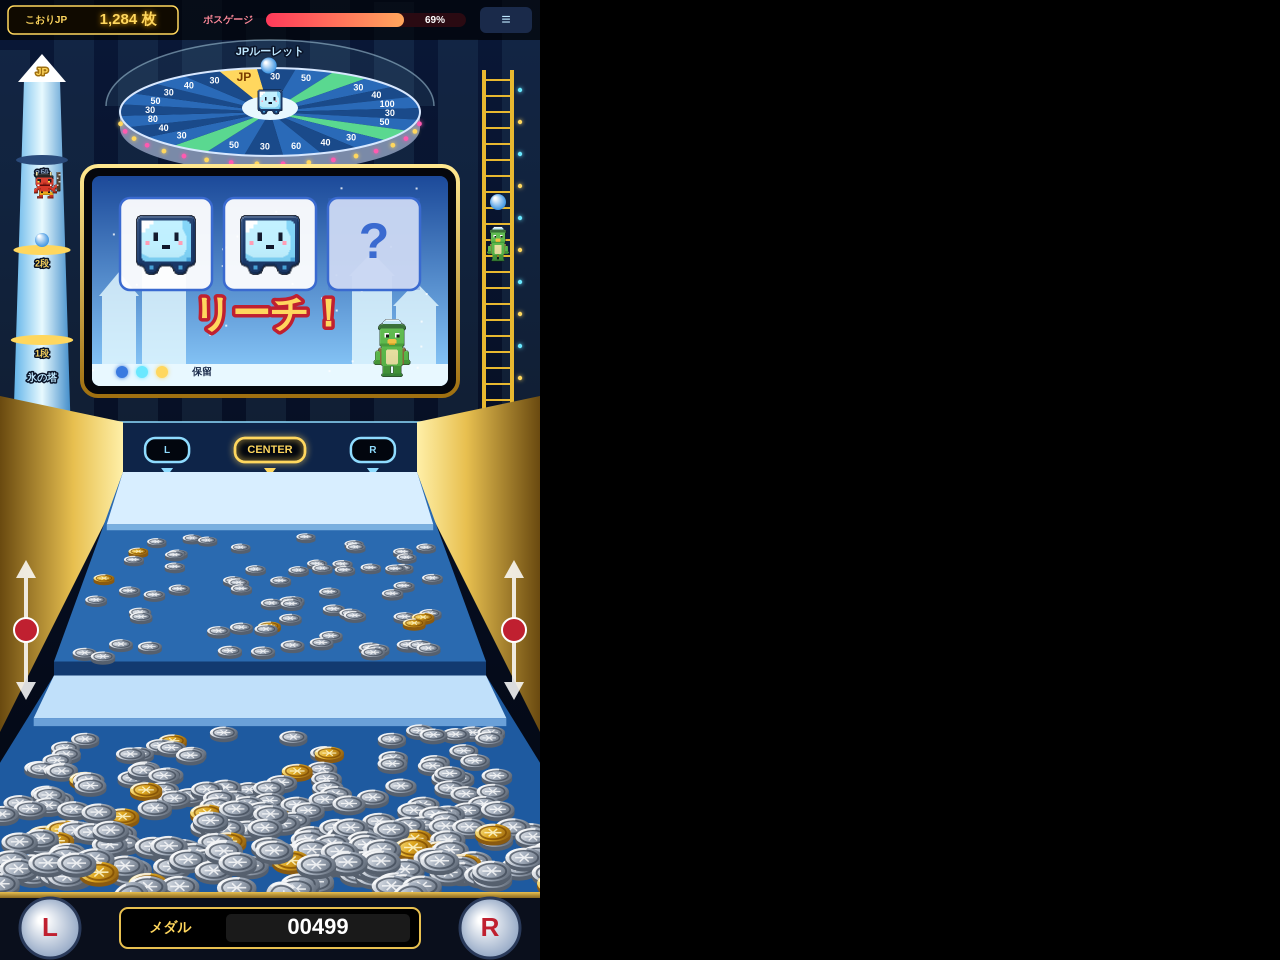
<file: tools/mock-tate.html>
<!doctype html>
<html lang="ja">
<head>
<meta charset="utf-8">
<title>画面イメージ案: たて画面・席の 目線</title>
<style>html,body{margin:0;background:#000}canvas{display:block}</style>
</head>
<body>
<canvas id="c"></canvas>
<script src="../js/art-legacy.js"></script>
<script src="../js/art-boss.js"></script>
<script src="../js/art-new.js"></script>
<script src="../js/pixel-hd.js"></script>
<script src="../js/art.js"></script>
<script>
// 画面イメージ案 (見るだけ)。席に すわった 目線で 見た 大型メダルゲーム。
// 物理は 今の 真上 2D の まま、描く ときだけ 台形 (遠近) に うつす つもりの 絵。
const W = 540, H = 960, DPR = 2;
const SCENE = new URLSearchParams(location.search).get('scene') || 'normal'; // normal / crane
const cv = document.getElementById('c');
cv.width = W * DPR; cv.height = H * DPR; cv.style.width = W + 'px'; cv.style.height = H + 'px';
const g = cv.getContext('2d'); g.scale(DPR, DPR);
const FONT = '"Noto Sans CJK JP", sans-serif';
let seed = 7; const rnd = () => (seed = (seed * 16807) % 2147483647) / 2147483647;
function rr(x, y, w, h, r) { g.beginPath(); g.moveTo(x + r, y); g.arcTo(x + w, y, x + w, y + h, r); g.arcTo(x + w, y + h, x, y + h, r); g.arcTo(x, y + h, x, y, r); g.arcTo(x, y, x + w, y, r); g.closePath(); }
function txt(s, x, y, size, color, opt = {}) {
    g.font = `${opt.bold ? 900 : 700} ${size}px ${FONT}`; g.textAlign = opt.align || 'center'; g.textBaseline = 'middle';
    if (opt.stroke) { g.lineWidth = opt.sw || 4; g.strokeStyle = opt.stroke; g.lineJoin = 'round'; g.strokeText(s, x, y); }
    if (opt.glow) { g.shadowColor = opt.glow; g.shadowBlur = opt.blur || 12; }
    g.fillStyle = color; g.fillText(s, x, y); g.shadowBlur = 0;
}
function led(x, y, r, c, on) { g.fillStyle = on ? c : 'rgba(255,255,255,0.08)'; if (on) { g.shadowColor = c; g.shadowBlur = 8; } g.beginPath(); g.arc(x, y, r, 0, 7); g.fill(); g.shadowBlur = 0; }

// ---------- 遠近 (プッシャー台) ----------
const CX = 270, YB = 486, YF = 892, WF = 700;
const sc = t => 0.42 + 0.58 * t;                       // 奥 → 手前の 大きさ (ひくい 目線で 強めの 遠近)
const py = t => YB + (YF - YB) * (t * 1.7) / (1 + 0.7 * t);
const px = (u, t) => CX + (u - 0.5) * WF * sc(t);
function quad(u0, u1, t0, t1, lift = 0) { g.beginPath(); g.moveTo(px(u0, t0), py(t0) - lift); g.lineTo(px(u1, t0), py(t0) - lift); g.lineTo(px(u1, t1), py(t1) - lift); g.lineTo(px(u0, t1), py(t1) - lift); g.closePath(); }

// メダル (遠近で つぶれた 円・ふち・刻印・厚み)
function medal(x, y, r, squash, gold, tilt = 0) {
    g.save(); g.translate(x, y); g.rotate(tilt);
    const ry = r * squash, th = Math.max(1.5, r * 0.28 * (1 - squash) + 1.5);
    const dark = gold ? '#8a5a10' : '#56606e', mid = gold ? '#e0a820' : '#aab4c2', hi = gold ? '#fff0a0' : '#ffffff';
    // 厚み
    g.fillStyle = dark; g.beginPath(); g.ellipse(0, th, r, ry, 0, 0, 7); g.fill(); g.fillRect(-r, 0, r * 2, th);
    // 面
    const gr = g.createLinearGradient(-r, -ry, r, ry); gr.addColorStop(0, hi); gr.addColorStop(0.45, mid); gr.addColorStop(1, dark);
    g.fillStyle = gr; g.beginPath(); g.ellipse(0, 0, r, ry, 0, 0, 7); g.fill();
    // ふちの 段
    g.strokeStyle = gold ? 'rgba(120,70,0,0.7)' : 'rgba(60,70,85,0.7)'; g.lineWidth = Math.max(0.8, r * 0.1);
    g.beginPath(); g.ellipse(0, 0, r * 0.74, ry * 0.74, 0, 0, 7); g.stroke();
    // 刻印 (雪の 結晶)
    if (r > 5) {
        g.strokeStyle = gold ? 'rgba(255,250,210,0.85)' : 'rgba(255,255,255,0.8)'; g.lineWidth = Math.max(0.7, r * 0.08);
        g.beginPath(); for (let k = 0; k < 3; k++) { const a = k * Math.PI / 3; g.moveTo(-Math.cos(a) * r * 0.48, -Math.sin(a) * ry * 0.48); g.lineTo(Math.cos(a) * r * 0.48, Math.sin(a) * ry * 0.48); } g.stroke();
    }
    // つや
    g.strokeStyle = 'rgba(255,255,255,0.75)'; g.lineWidth = Math.max(0.8, r * 0.12);
    g.beginPath(); g.ellipse(0, 0, r * 0.9, ry * 0.9, 0, Math.PI * 1.05, Math.PI * 1.55); g.stroke();
    g.restore();
}


// ---------- たて画面 ----------
function back() {
    const gr = g.createLinearGradient(0, 0, 0, H); gr.addColorStop(0, '#0a1838'); gr.addColorStop(1, '#03060e');
    g.fillStyle = gr; g.fillRect(0, 0, W, H);
    // 城の 中の 氷の かべ
    g.fillStyle = 'rgba(143,220,255,0.07)';
    for (let i = 0; i < 9; i++) { const x = i * 64 - 10, hh = 120 + (i * 53) % 90; g.fillRect(x, 170 - hh, 40, hh + 260); }
}
// 上の じょうたい
function status() {
    g.fillStyle = 'rgba(0,0,0,0.65)'; g.fillRect(0, 0, W, 40);
    g.fillStyle = '#100a00'; rr(8, 6, 170, 28, 6); g.fill(); g.strokeStyle = '#ffd75e'; g.lineWidth = 1.5; rr(8, 6, 170, 28, 6); g.stroke();
    txt('こおりJP', 46, 20, 10, '#ffd75e', { bold: 1 }); txt('1,284 枚', 128, 20, 15, '#ffd75e', { bold: 1, glow: '#ffb000' });
    txt('ボスゲージ', 228, 20, 10, '#ff8a9a', { bold: 1 });
    g.fillStyle = '#2a0a12'; rr(266, 13, 200, 14, 7); g.fill();
    const bg = g.createLinearGradient(266, 0, 466, 0); bg.addColorStop(0, '#ff3a5a'); bg.addColorStop(1, '#ffd75e');
    g.fillStyle = bg; rr(266, 13, 138, 14, 7); g.fill();
    txt('69%', 435, 20, 10, '#ffffff', { bold: 1 });
    g.fillStyle = '#1a2a4a'; rr(480, 7, 52, 26, 6); g.fill(); txt('≡', 506, 20, 16, '#bfe8ff', { bold: 1 });
}
// JP ルーレット (いちばん 上)
function roulette() {
    const cx = 270, cy = 112, rx = 150, ry = 44, th = 16;
    const pockets = ['JP', 30, 50, 'A', 30, 40, 100, 30, 50, 'A', 30, 40, 60, 30, 50, 'A', 30, 40, 80, 30, 50, 30, 40, 30];
    g.fillStyle = 'rgba(143,220,255,0.08)'; g.beginPath(); g.ellipse(cx, cy - 6, rx + 14, 66, 0, Math.PI, 0); g.fill();
    g.strokeStyle = 'rgba(200,240,255,0.45)'; g.lineWidth = 1.5; g.beginPath(); g.ellipse(cx, cy - 6, rx + 14, 66, 0, Math.PI, 0); g.stroke();
    g.fillStyle = '#7a8aa8'; g.beginPath(); g.ellipse(cx, cy + th, rx, ry, 0, 0, Math.PI); g.lineTo(cx - rx, cy); g.ellipse(cx, cy, rx, ry, 0, Math.PI, 0, true); g.closePath(); g.fill();
    for (let i = 0; i < 18; i++) { const a = Math.PI * (i + 0.5) / 18; led(cx + Math.cos(a) * rx, cy + Math.sin(a) * ry + th / 2, 2.4, i % 2 ? '#ffd75e' : '#ff5ab0', true); }
    const off = -Math.PI / 2 - 0.35;
    pockets.forEach((p, i) => {
        const a0 = off + i * Math.PI * 2 / 24, a1 = a0 + Math.PI * 2 / 24;
        g.fillStyle = p === 'JP' ? '#ffd75e' : p === 'A' ? '#5ad890' : i % 2 ? '#1a4a8a' : '#2a6ab8';
        g.beginPath(); g.moveTo(cx, cy); for (let k = 0; k <= 6; k++) { const a = a0 + (a1 - a0) * k / 6; g.lineTo(cx + Math.cos(a) * rx, cy + Math.sin(a) * ry); } g.closePath(); g.fill();
        const am = (a0 + a1) / 2;
        if (p !== 'A') txt(String(p), cx + Math.cos(am) * rx * 0.8, cy + Math.sin(am) * ry * 0.8, p === 'JP' ? 12 : 9, p === 'JP' ? '#7a3a00' : '#ffffff', { bold: 1 });
    });
    g.strokeStyle = '#d8e8ff'; g.lineWidth = 2; g.beginPath(); g.ellipse(cx, cy, rx, ry, 0, 0, 7); g.stroke();
    g.fillStyle = '#e8f8ff'; g.beginPath(); g.ellipse(cx, cy - 4, 28, 12, 0, 0, 7); g.fill();
    Art.draw(g, 'koori', cx, cy + 4, { height: 28 });
    const ba = off + 1.3 * Math.PI * 2 / 24, bx = cx + Math.cos(ba) * rx * 0.92, by = cy + Math.sin(ba) * ry * 0.92 - 6;
    const b2 = g.createRadialGradient(bx - 3, by - 3, 1, bx, by, 9); b2.addColorStop(0, '#fff'); b2.addColorStop(1, '#2a8ae0');
    g.fillStyle = b2; g.beginPath(); g.arc(bx, by, 8, 0, 7); g.fill();
    txt('JPルーレット', cx, 52, 11, '#bfe8ff', { bold: 1, stroke: '#0a1428', sw: 3 });
}
// 氷の 塔 (左の 柱) と ボールリフト (右の 柱)
function pillars() {
    // 左: 氷の 塔
    const cx = 42, y0 = 60, y1 = 470;
    const gr = g.createLinearGradient(cx - 30, 0, cx + 30, 0); gr.addColorStop(0, '#5ab0e8'); gr.addColorStop(0.5, '#e8faff'); gr.addColorStop(1, '#3a88c8');
    g.fillStyle = gr; g.beginPath(); g.moveTo(cx - 18, y0 + 20); g.lineTo(cx + 18, y0 + 20); g.lineTo(cx + 30, y1); g.lineTo(cx - 30, y1); g.closePath(); g.fill();
    g.fillStyle = '#fff'; g.beginPath(); g.moveTo(cx - 24, y0 + 22); g.lineTo(cx, y0 - 6); g.lineTo(cx + 24, y0 + 22); g.fill();
    txt('JP', cx, y0 + 12, 10, '#ffd75e', { bold: 1, stroke: '#a07010', sw: 3 });
    [[1, 340, true], [2, 250, true], [3, 160, false]].forEach(([n, y, on]) => {
        const hw = 18 + (y - y0) / (y1 - y0) * 12 + 5;
        g.fillStyle = on ? '#ffd75e' : '#2a4a7a'; g.beginPath(); g.ellipse(cx, y, hw, 5, 0, 0, 7); g.fill();
        txt(`${n}段`, cx, y + 14, 9, on ? '#ffd75e' : '#8aa0c0', { bold: 1, stroke: '#0a1428', sw: 3 });
    });
    const bg = g.createRadialGradient(cx - 3, 236, 1, cx, 240, 8); bg.addColorStop(0, '#fff'); bg.addColorStop(1, '#2a8ae0');
    g.fillStyle = bg; g.beginPath(); g.arc(cx, 240, 7, 0, 7); g.fill();
    Art.draw(g, 'onioni', cx + 6, 200, { height: 28 });
    // 右: 金の ボールリフト (はしご)
    const rx = 498;
    g.strokeStyle = '#e8b830'; g.lineWidth = 4; g.beginPath(); g.moveTo(rx - 14, 70); g.lineTo(rx - 14, 470); g.moveTo(rx + 14, 70); g.lineTo(rx + 14, 470); g.stroke();
    g.lineWidth = 2; for (let y = 80; y < 470; y += 16) { g.beginPath(); g.moveTo(rx - 14, y); g.lineTo(rx + 14, y); g.stroke(); }
    for (let i = 0; i < 12; i++) led(rx + 22, 90 + i * 32, 2.2, i % 2 ? '#ffd75e' : '#6ae8ff', true);
    const b3 = g.createRadialGradient(rx - 3, 198, 1, rx, 202, 9); b3.addColorStop(0, '#fff'); b3.addColorStop(1, '#2a8ae0');
    g.fillStyle = b3; g.beginPath(); g.arc(rx, 202, 8, 0, 7); g.fill();
    Art.draw(g, 'okagappa', rx, 262, { height: 36 });
    txt('氷の塔', cx, 378, 10, '#bfe8ff', { bold: 1, stroke: '#0a1428', sw: 3 });
}
// 液晶 (まんなか)
function monitor() {
    const x = 92, y = 176, w = 356, h = 210;
    g.fillStyle = '#05070c'; rr(x - 10, y - 10, w + 20, h + 20, 16); g.fill();
    const fr = g.createLinearGradient(0, y - 10, 0, y + h + 10); fr.addColorStop(0, '#ffe890'); fr.addColorStop(1, '#a07010');
    g.strokeStyle = fr; g.lineWidth = 4; rr(x - 10, y - 10, w + 20, h + 20, 16); g.stroke();
    g.save(); rr(x, y, w, h, 8); g.clip();
    const sky = g.createLinearGradient(0, y, 0, y + h); sky.addColorStop(0, '#1c4a9a'); sky.addColorStop(1, '#8fd0ff');
    g.fillStyle = sky; g.fillRect(x, y, w, h);
    g.fillStyle = 'rgba(230,250,255,0.8)';
    for (const [bx, bw, bh] of [[x + 10, 34, 90], [x + 50, 44, 130], [x + 260, 40, 110], [x + 304, 40, 80]]) { g.fillRect(bx, y + h - bh, bw, bh); g.beginPath(); g.moveTo(bx - 3, y + h - bh); g.lineTo(bx + bw / 2, y + h - bh - 24); g.lineTo(bx + bw + 3, y + h - bh); g.fill(); }
    g.fillStyle = '#e8f8ff'; g.fillRect(x, y + h - 22, w, 22);
    g.fillStyle = 'rgba(255,255,255,0.8)'; for (let i = 0; i < 30; i++) g.fillRect(x + rnd() * w, y + rnd() * h, 2, 2);
    for (let i = 0; i < 3; i++) {
        const rx = x + 28 + i * 104, ry = y + 22, rw = 92, rh = 92;
        g.fillStyle = 'rgba(255,255,255,0.94)'; rr(rx, ry, rw, rh, 10); g.fill();
        g.strokeStyle = '#3a6ad0'; g.lineWidth = 2.5; rr(rx, ry, rw, rh, 10); g.stroke();
        if (i < 2) Art.draw(g, 'koori', rx + rw / 2, ry + rh - 12, { height: 66 });
        else { g.fillStyle = 'rgba(58,106,208,0.25)'; g.fillRect(rx, ry, rw, rh); txt('?', rx + rw / 2, ry + rh / 2, 50, '#3a6ad0', { bold: 1 }); }
    }
    if (SCENE === 'crane') {
        g.fillStyle = 'rgba(10,20,50,0.85)'; g.fillRect(x, y, w, h);
        Art.draw(g, 'kongouki', x + 70, y + 200, { height: 100 });
        g.strokeStyle = '#ff3a3a'; g.lineWidth = 8; g.beginPath(); g.moveTo(x + 28, y + 110); g.lineTo(x + 112, y + 194); g.moveTo(x + 112, y + 110); g.lineTo(x + 28, y + 194); g.stroke();
        txt('げきは！', x + w / 2, y + 40, 40, '#ffd75e', { bold: 1, stroke: '#c02030', sw: 7 });
        txt('金剛鬼を たおした！', x + w / 2, y + 84, 16, '#ffffff', { bold: 1, stroke: '#0a1428', sw: 4 });
        txt('ビックボスメダルタワー', x + 262, y + 140, 14, '#ffd75e', { bold: 1, stroke: '#0a1428', sw: 4 });
        txt('とうちゃく！', x + 262, y + 168, 22, '#ffd75e', { bold: 1, stroke: '#0a1428', sw: 5 });
        g.restore(); return;
    }
    txt('リーチ！', x + w / 2, y + 140, 38, '#ffd75e', { bold: 1, stroke: '#c02030', sw: 7 });
    Art.draw(g, 'okagappa', x + 300, y + h - 8, { height: 60 });
    ['#3a7ae0', '#6ae8ff', '#ffd75e'].forEach((c, i) => led(x + 30 + i * 20, y + h - 14, 6, c, true));
    txt('保留', x + 100, y + h - 14, 10, '#1a2a4a', { align: 'left', bold: 1 });
    g.restore();
}
// うしろの かべ (チャッカー) と 左右の 金の かべ
function backWall() {
    const wy = py(0);
    g.fillStyle = '#0e2448'; g.beginPath(); g.moveTo(px(0, 0) - 10, wy - 64); g.lineTo(px(1, 0) + 10, wy - 64); g.lineTo(px(1, 0), wy); g.lineTo(px(0, 0), wy); g.closePath(); g.fill();
    g.strokeStyle = '#8fdcff'; g.lineWidth = 1.5; g.beginPath(); g.moveTo(px(0, 0) - 10, wy - 64); g.lineTo(px(1, 0) + 10, wy - 64); g.stroke();
    [['L', 0.15, '#8fdcff'], ['CENTER', 0.5, '#ffd75e'], ['R', 0.85, '#8fdcff']].forEach(([n, u, c]) => {
        const x = px(u, 0), big = n === 'CENTER';
        const w = big ? 70 : 44;
        g.fillStyle = '#02060e'; rr(x - w / 2, wy - 48, w, 24, 10); g.fill(); g.strokeStyle = c; g.lineWidth = 2.5; rr(x - w / 2, wy - 48, w, 24, 10); g.stroke();
        if (big) { g.shadowColor = c; g.shadowBlur = 14; g.stroke(); g.shadowBlur = 0; }
        txt(n, x, wy - 36, big ? 11 : 10, c, { bold: 1 });
        g.fillStyle = c; g.beginPath(); g.moveTo(x - 6, wy - 18); g.lineTo(x + 6, wy - 18); g.lineTo(x, wy - 10); g.fill();
    });
}
function sideWalls() {
    for (const s of [-1, 1]) {
        const u = s < 0 ? 0 : 1, xe = s < 0 ? 0 : W;
        const gr = g.createLinearGradient(s < 0 ? 0 : W, 0, px(u, 0), 0); gr.addColorStop(0, '#6a4a10'); gr.addColorStop(0.6, '#e8c050'); gr.addColorStop(1, '#fff0a8');
        g.fillStyle = gr; g.beginPath(); g.moveTo(px(u, 0), py(0) - 64); g.lineTo(px(u, 0), py(0)); g.lineTo(px(u, 1), py(1)); g.lineTo(xe, py(1)); g.lineTo(xe, py(0) - 90); g.closePath(); g.fill();
        // ねらいの やじるし (L / R レーン)
        const ax = s < 0 ? 26 : W - 26;
        g.fillStyle = 'rgba(255,255,255,0.85)'; g.beginPath(); g.moveTo(ax, 560); g.lineTo(ax - 10, 578); g.lineTo(ax + 10, 578); g.fill();
        g.beginPath(); g.moveTo(ax, 700); g.lineTo(ax - 10, 682); g.lineTo(ax + 10, 682); g.fill();
        g.fillRect(ax - 2, 578, 4, 104);
        g.fillStyle = '#c02030'; g.beginPath(); g.arc(ax, 630, 12, 0, 7); g.fill(); g.strokeStyle = '#fff'; g.lineWidth = 2; g.stroke();
        for (let i = 0; i < 10; i++) { const t = i / 9; led(px(u, t) - s * 8, py(t) - 6, 2.4, ['#ff5ab0', '#ffd75e', '#6ae8ff'][i % 3], i % 2 === 0); }
    }
}
// プッシャー台
function field() {
    const upP = 0.08, upE = 0.34, lift = 14, loP = 0.44;
    g.fillStyle = '#2a6ab0'; quad(0, 1, 0, upE, lift); g.fill();
    g.fillStyle = '#d8eeff'; quad(0, 1, 0, upP, lift); g.fill();
    g.fillStyle = '#7ab0e0'; g.beginPath(); g.moveTo(px(0, upP), py(upP) - lift); g.lineTo(px(1, upP), py(upP) - lift); g.lineTo(px(1, upP), py(upP) - lift + 6); g.lineTo(px(0, upP), py(upP) - lift + 6); g.fill();
    g.fillStyle = '#123a70'; g.beginPath(); g.moveTo(px(0, upE), py(upE) - lift); g.lineTo(px(1, upE), py(upE) - lift); g.lineTo(px(1, upE), py(upE) + 4); g.lineTo(px(0, upE), py(upE) + 4); g.fill();
    g.fillStyle = '#1e5aa0'; quad(0, 1, upE, 1); g.fill();
    g.fillStyle = '#c0e0fa'; quad(0, 1, upE, loP); g.fill();
    g.fillStyle = '#6aa0d8'; g.beginPath(); g.moveTo(px(0, loP), py(loP)); g.lineTo(px(1, loP), py(loP)); g.lineTo(px(1, loP), py(loP) + 8); g.lineTo(px(0, loP), py(loP) + 8); g.fill();
    // メダルの 山
    const list = [];
    const put = (t0, t1, n, lft, gold, u0 = 0.04, u1 = 0.96, layer = 0) => { for (let i = 0; i < n; i++) list.push({ t: t0 + rnd() * (t1 - t0), u: u0 + rnd() * (u1 - u0), lft, gold: rnd() < gold, layer }); };
    put(0.10, 0.33, 70, lift, 0.04);
    put(0.47, 0.99, 170, 0, 0.06);
    put(0.6, 0.97, 60, 0, 0.05, 0.08, 0.92, 1);
    put(0.75, 0.98, 25, 0, 0.05, 0.15, 0.85, 2);
    list.sort((a, b) => a.t - b.t || a.layer - b.layer);
    const towerT = 0.66;
    const drawM = m => { const r = 20 * sc(m.t); medal(px(m.u, m.t), py(m.t) - m.lft - m.layer * r * 0.55, r, 0.32 + 0.22 * m.t, m.gold); };
    for (const m of list) if (m.t < towerT) drawM(m);
    for (const m of list) if (m.t >= towerT) drawM(m);
    if (SCENE === 'crane') {
        // おりて くる タワーの かげ
        const x = px(0.5, towerT), y = py(towerT), r = 20 * sc(towerT);
        g.fillStyle = 'rgba(0,0,0,0.4)'; g.beginPath(); g.ellipse(x, y + 4, r * 1.8, r * 0.55, 0, 0, 7); g.fill();
        g.strokeStyle = '#ffd75e'; g.lineWidth = 2; g.setLineDash([6, 5]); g.beginPath(); g.ellipse(x, y + 4, r * 2.3, r * 0.75, 0, 0, 7); g.stroke(); g.setLineDash([]);
    }
    if (SCENE === 'crane') crane(px(0.5, towerT), py(towerT) - 150, 20 * sc(towerT));
    // こぼれる メダル
    [[0.3, -0.5], [0.52, 0.6], [0.7, -0.3]].forEach(([u, a]) => medal(px(u, 1), py(1) + 6, 19, 0.8, false, a));
}
// ビックボスメダルタワー (台の まんなかに 立つ メダルの 柱)
function bigTower(x, base, r) {
    const n = 30, gap = 7.2, top = base - n * gap;
    g.fillStyle = 'rgba(0,0,0,0.35)'; g.beginPath(); g.ellipse(x, base + 4, r * 1.6, r * 0.5, 0, 0, 7); g.fill();
    for (let k = 0; k < n; k++) medal(x + Math.sin(k * 1.7) * 1.5, base - k * gap, r, 0.34, k % 6 === 5);
    // ガラスの つつ
    g.fillStyle = 'rgba(160,230,255,0.13)'; rr(x - r - 8, top - 30, r * 2 + 16, n * gap + 40, 12); g.fill();
    g.strokeStyle = 'rgba(220,245,255,0.7)'; g.lineWidth = 2; rr(x - r - 8, top - 30, r * 2 + 16, n * gap + 40, 12); g.stroke();
    g.strokeStyle = 'rgba(255,255,255,0.6)'; g.lineWidth = 3; g.beginPath(); g.moveTo(x - r - 2, top - 20); g.lineTo(x - r - 2, base - 10); g.stroke();
    // ボスの 帯
    g.fillStyle = '#c02030'; rr(x - r - 22, top + n * gap * 0.45, r * 2 + 44, 24, 6); g.fill();
    g.strokeStyle = '#ffd75e'; g.lineWidth = 2; rr(x - r - 22, top + n * gap * 0.45, r * 2 + 44, 24, 6); g.stroke();
    txt('BIG BOSS', x, top + n * gap * 0.45 + 12, 12, '#ffffff', { bold: 1 });
    // てっぺんの ランプ
    for (let i = 0; i < 5; i++) led(x - 20 + i * 10, top - 36, 3, i % 2 ? '#ff5ab0' : '#ffd75e', true);
}

// クレーン (ボスを たおすと タワーを はこんで くる)
function crane(x, base, r) {
    const n = 30, gap = 7.2, top = base - n * gap - 40;
    // ワイヤー
    g.strokeStyle = '#c8d0dc'; g.lineWidth = 3; g.beginPath(); g.moveTo(x - 6, 40); g.lineTo(x - 6, top - 30); g.moveTo(x + 6, 40); g.lineTo(x + 6, top - 30); g.stroke();
    // レール (画面の 上)
    g.fillStyle = '#3a3a44'; g.fillRect(0, 40, W, 14);
    for (let i = 0; i < 14; i++) { g.fillStyle = i % 2 ? '#ffd030' : '#1a1a1a'; g.beginPath(); g.moveTo(i * 40, 54); g.lineTo(i * 40 + 20, 40); g.lineTo(i * 40 + 40, 40); g.lineTo(i * 40 + 20, 54); g.fill(); }
    g.fillStyle = '#ffd030'; rr(x - 34, 40, 68, 26, 6); g.fill(); g.strokeStyle = '#1a1a1a'; g.lineWidth = 2; rr(x - 34, 40, 68, 26, 6); g.stroke();
    // つりさげの ブロック
    g.fillStyle = '#ffd030'; rr(x - 30, top - 34, 60, 26, 6); g.fill(); g.strokeStyle = '#1a1a1a'; g.lineWidth = 2; rr(x - 30, top - 34, 60, 26, 6); g.stroke();
    for (let i = 0; i < 4; i++) { g.fillStyle = '#1a1a1a'; g.fillRect(x - 24 + i * 14, top - 30, 6, 18); }
    // タワー
    bigTower(x, base, r);
    // つかむ アーム
    g.strokeStyle = '#ffd030'; g.lineWidth = 6; g.lineCap = 'round';
    g.beginPath(); g.moveTo(x - 20, top - 10); g.lineTo(x - r - 16, top + 8); g.lineTo(x - r - 12, top + 34); g.stroke();
    g.beginPath(); g.moveTo(x + 20, top - 10); g.lineTo(x + r + 16, top + 8); g.lineTo(x + r + 12, top + 34); g.stroke();
    g.lineCap = 'butt';
    // 光と 文字
    g.strokeStyle = 'rgba(255,215,94,0.5)'; g.lineWidth = 2;
    for (let i = 0; i < 8; i++) { const a = i * Math.PI / 4; g.beginPath(); g.moveTo(x + Math.cos(a) * 70, base - 110 + Math.sin(a) * 70); g.lineTo(x + Math.cos(a) * 100, base - 110 + Math.sin(a) * 100); g.stroke(); }
}
// 下の ボタン
function bottom() {
    g.fillStyle = '#0a0f1c'; g.fillRect(0, 892, W, H - 892);
    const fr = g.createLinearGradient(0, 892, 0, 900); fr.addColorStop(0, '#e8c050'); fr.addColorStop(1, '#6a4a10'); g.fillStyle = fr; g.fillRect(0, 892, W, 6);
    for (const [x, l] of [[50, 'L'], [490, 'R']]) {
        const gr = g.createRadialGradient(x - 8, 920, 4, x, 928, 34); gr.addColorStop(0, '#ffffff'); gr.addColorStop(1, '#8aa0c0');
        g.fillStyle = gr; g.beginPath(); g.arc(x, 928, 30, 0, 7); g.fill(); g.strokeStyle = '#2a3a5a'; g.lineWidth = 3; g.stroke();
        txt(l, x, 929, 26, '#c02030', { bold: 1 });
    }
    g.fillStyle = '#000'; rr(120, 908, 300, 40, 8); g.fill(); g.strokeStyle = '#e8c050'; g.lineWidth = 2; rr(120, 908, 300, 40, 8); g.stroke();
    txt('メダル', 170, 928, 14, '#ffd75e', { bold: 1 });
    g.fillStyle = '#1a1a1a'; rr(226, 914, 184, 28, 5); g.fill();
    txt('00499', 318, 928, 22, '#ffffff', { bold: 1 });
}
back(); status(); pillars(); roulette(); monitor(); backWall(); sideWalls(); field(); bottom();
document.title = 'ready';
</script>
</body>
</html>
</file>
